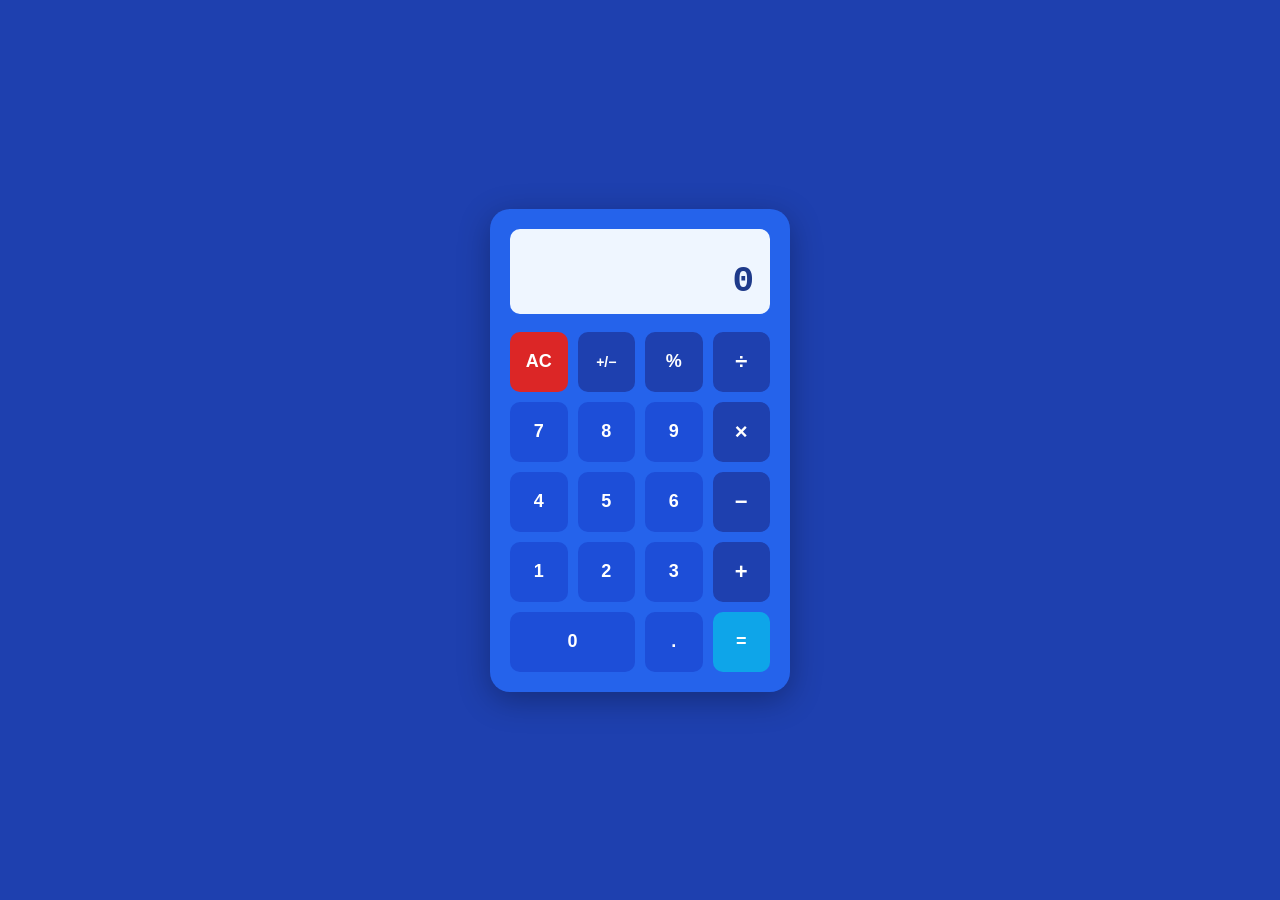
<file: index.html>
<!DOCTYPE html>
<html lang="en">
<head>
  <meta charset="UTF-8" />
  <meta name="viewport" content="width=device-width, initial-scale=1.0" />
  <title>Calculator</title>
  <style>
    * {
      margin: 0;
      padding: 0;
      box-sizing: border-box;
    }

    body {
      font-family: 'Segoe UI', sans-serif;
      background: #1e40af;
      min-height: 100vh;
      display: flex;
      align-items: center;
      justify-content: center;
    }

    .calc {
      background: #2563eb;
      border-radius: 20px;
      padding: 20px;
      width: 300px;
      box-shadow: 0 8px 32px rgba(0, 0, 0, 0.3);
    }

    .display {
      background: #eff6ff;
      border-radius: 10px;
      padding: 12px 16px;
      margin-bottom: 18px;
      min-height: 80px;
      display: flex;
      flex-direction: column;
      justify-content: space-between;
      text-align: right;
    }

    .display-expr {
      font-size: 13px;
      color: #60a5fa;
      min-height: 20px;
      font-family: 'Courier New', monospace;
      word-break: break-all;
    }

    .display-main {
      font-size: 36px;
      font-weight: 600;
      color: #1e3a8a;
      font-family: 'Courier New', monospace;
      word-break: break-all;
    }

    .btn-grid {
      display: grid;
      grid-template-columns: repeat(4, 1fr);
      gap: 10px;
    }

    .key {
      border: none;
      border-radius: 10px;
      height: 60px;
      font-size: 18px;
      font-weight: 600;
      cursor: pointer;
      color: #ffffff;
      font-family: 'Segoe UI', sans-serif;
      transition: transform 0.08s, filter 0.08s;
    }

    .key:hover  { filter: brightness(1.2); }
    .key:active { transform: scale(0.92); }

    .key-num   { background: #1d4ed8; }
    .key-op    { background: #1e40af; font-size: 22px; }
    .key-clear { background: #dc2626; }
    .key-sign  { background: #1e40af; font-size: 14px; }
    .key-pct   { background: #1e40af; }
    .key-dec   { background: #1d4ed8; }
    .key-eq    { background: #0ea5e9; }
    .key-zero  { grid-column: span 2; }
  </style>
</head>
<body>

  <div class="calc">

    <div class="display">
      <div class="display-expr" id="expr"></div>
      <div class="display-main" id="screen">0</div>
    </div>

    <div class="btn-grid">
      <button class="key key-clear" onclick="pressClear()">AC</button>
      <button class="key key-sign"  onclick="pressSign()">+/−</button>
      <button class="key key-pct"   onclick="pressPercent()">%</button>
      <button class="key key-op"    onclick="pressOp('/')">÷</button>

      <button class="key key-num"   onclick="pressNum('7')">7</button>
      <button class="key key-num"   onclick="pressNum('8')">8</button>
      <button class="key key-num"   onclick="pressNum('9')">9</button>
      <button class="key key-op"    onclick="pressOp('*')">×</button>

      <button class="key key-num"   onclick="pressNum('4')">4</button>
      <button class="key key-num"   onclick="pressNum('5')">5</button>
      <button class="key key-num"   onclick="pressNum('6')">6</button>
      <button class="key key-op"    onclick="pressOp('-')">−</button>

      <button class="key key-num"   onclick="pressNum('1')">1</button>
      <button class="key key-num"   onclick="pressNum('2')">2</button>
      <button class="key key-num"   onclick="pressNum('3')">3</button>
      <button class="key key-op"    onclick="pressOp('+')">+</button>

      <button class="key key-num key-zero" onclick="pressNum('0')">0</button>
      <button class="key key-dec"          onclick="pressDot()">.</button>
      <button class="key key-eq"           onclick="pressEquals()">=</button>
    </div>

  </div>

  <script>
    var current  = '0';
    var stored   = null;
    var operator = null;
    var newInput = false;

    var screenEl = document.getElementById('screen');
    var exprEl   = document.getElementById('expr');

    var symbols = { '+': '+', '-': '−', '*': '×', '/': '÷' };

    function updateScreen() {
      if (current === 'Error') {
        screenEl.textContent = 'Error';
        return;
      }
      var val = current;
      if (val.length > 12) {
        val = parseFloat(val).toExponential(4);
      }
      screenEl.textContent = val;
    }

    function pressNum(digit) {
      if (newInput) {
        current  = digit;
        newInput = false;
      } else {
        if (current === '0') {
          current = digit;
        } else {
          if (current.length < 12) {
            current = current + digit;
          }
        }
      }
      updateScreen();
    }

    function pressDot() {
      if (newInput) {
        current  = '0.';
        newInput = false;
        screenEl.textContent = '0.';
        return;
      }
      if (current.indexOf('.') === -1) {
        current = current + '.';
        screenEl.textContent = current;
      }
    }

    function pressOp(op) {
      if (stored !== null && !newInput) {
        current = doCalc();
        updateScreen();
      }
      stored   = current;
      operator = op;
      newInput = true;
      exprEl.textContent = screenEl.textContent + ' ' + symbols[op];
    }

    function pressEquals() {
      if (stored === null || operator === null) return;
      exprEl.textContent = stored + ' ' + symbols[operator] + ' ' + current + ' =';
      current  = doCalc();
      stored   = null;
      operator = null;
      newInput = true;
      updateScreen();
    }

    function doCalc() {
      var a = parseFloat(stored);
      var b = parseFloat(current);
      var result;

      if (operator === '+') result = a + b;
      if (operator === '-') result = a - b;
      if (operator === '*') result = a * b;
      if (operator === '/') {
        if (b === 0) return 'Error';
        result = a / b;
      }

      return parseFloat(result.toFixed(10)).toString();
    }

    function pressClear() {
      current  = '0';
      stored   = null;
      operator = null;
      newInput = false;
      screenEl.textContent = '0';
      exprEl.textContent   = '';
    }

    function pressSign() {
      if (current === 'Error' || current === '0') return;
      if (current.charAt(0) === '-') {
        current = current.slice(1);
      } else {
        current = '-' + current;
      }
      updateScreen();
    }

    function pressPercent() {
      if (current === 'Error') return;
      current = parseFloat((parseFloat(current) / 100).toFixed(10)).toString();
      updateScreen();
    }

    document.addEventListener('keydown', function(e) {
      if (e.key >= '0' && e.key <= '9') { pressNum(e.key); }
      else if (e.key === '.')            { pressDot(); }
      else if (e.key === '+')            { pressOp('+'); }
      else if (e.key === '-')            { pressOp('-'); }
      else if (e.key === '*')            { pressOp('*'); }
      else if (e.key === '/')            { e.preventDefault(); pressOp('/'); }
      else if (e.key === 'Enter' || e.key === '=') { pressEquals(); }
      else if (e.key === 'Escape')       { pressClear(); }
      else if (e.key === 'Backspace') {
        if (current.length > 1) {
          current = current.slice(0, -1);
        } else {
          current = '0';
        }
        updateScreen();
      }
    });
  </script>

</body>
</html>
</file>
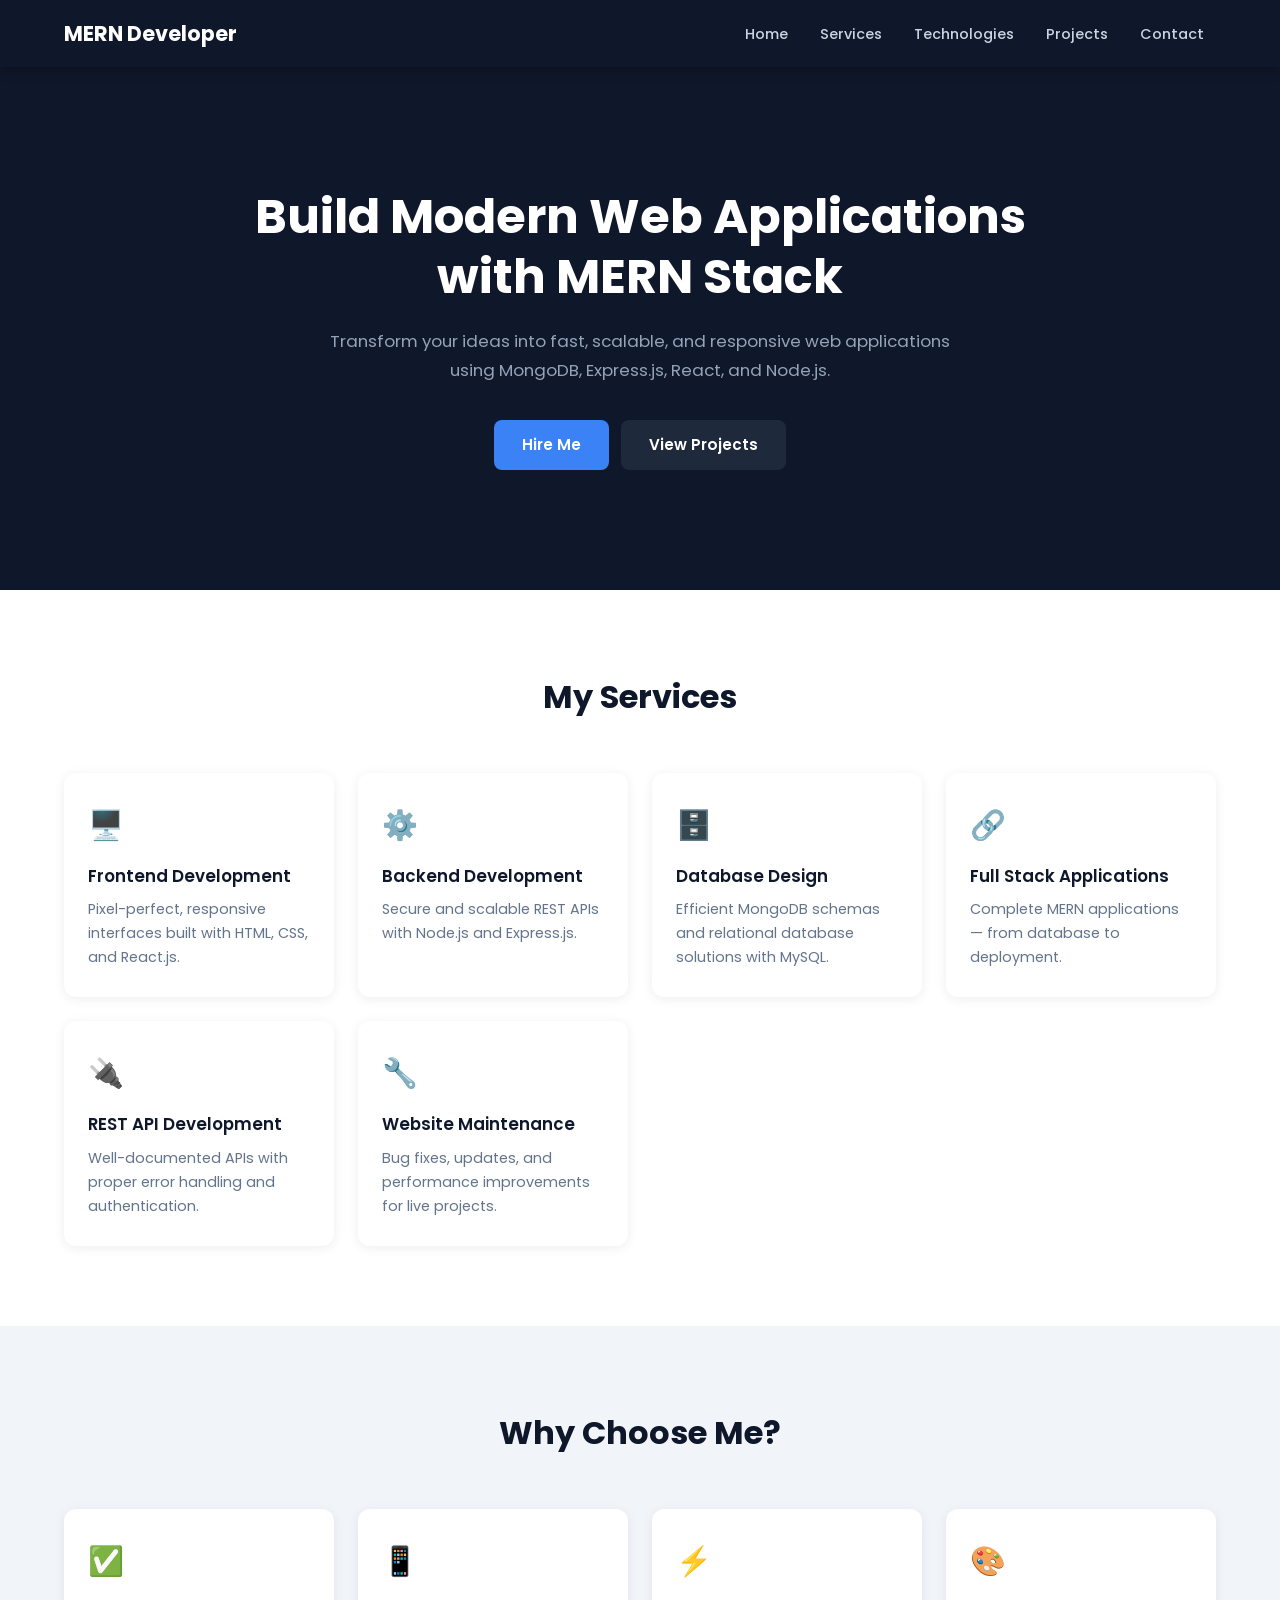
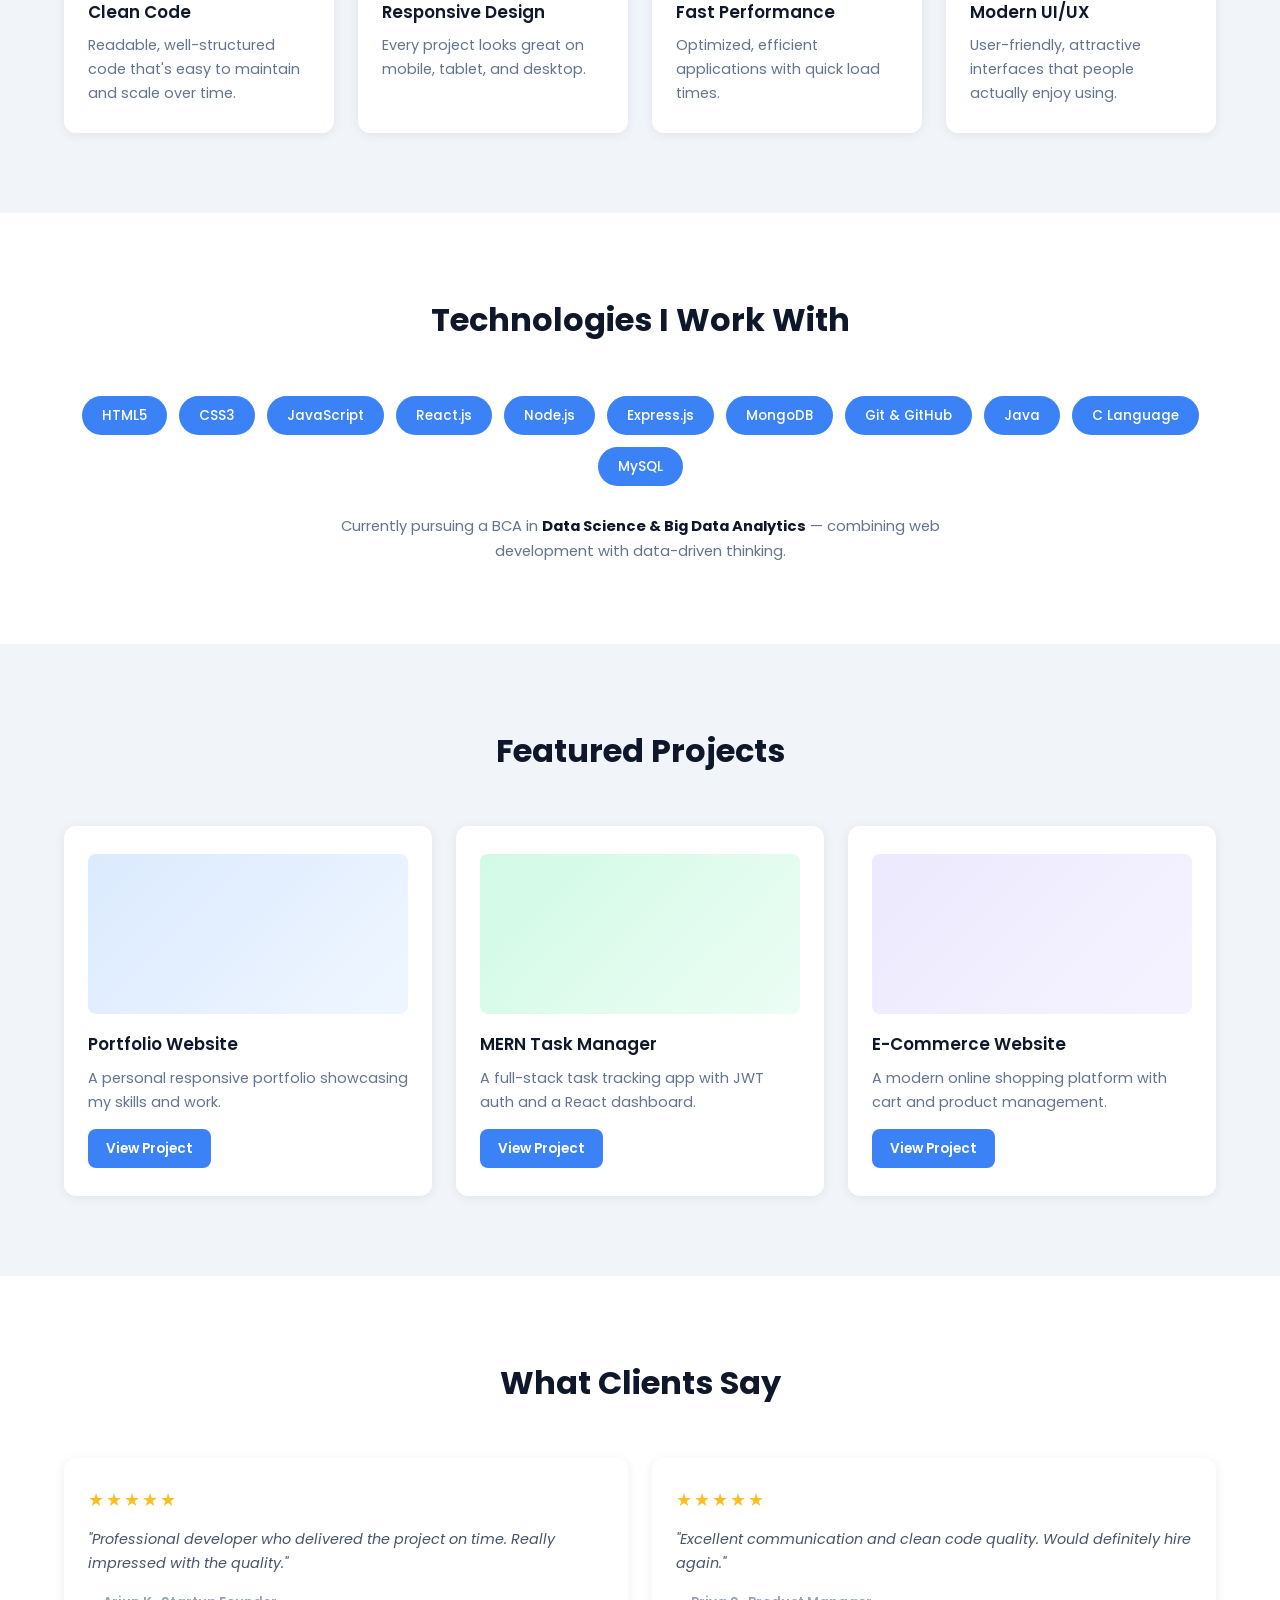
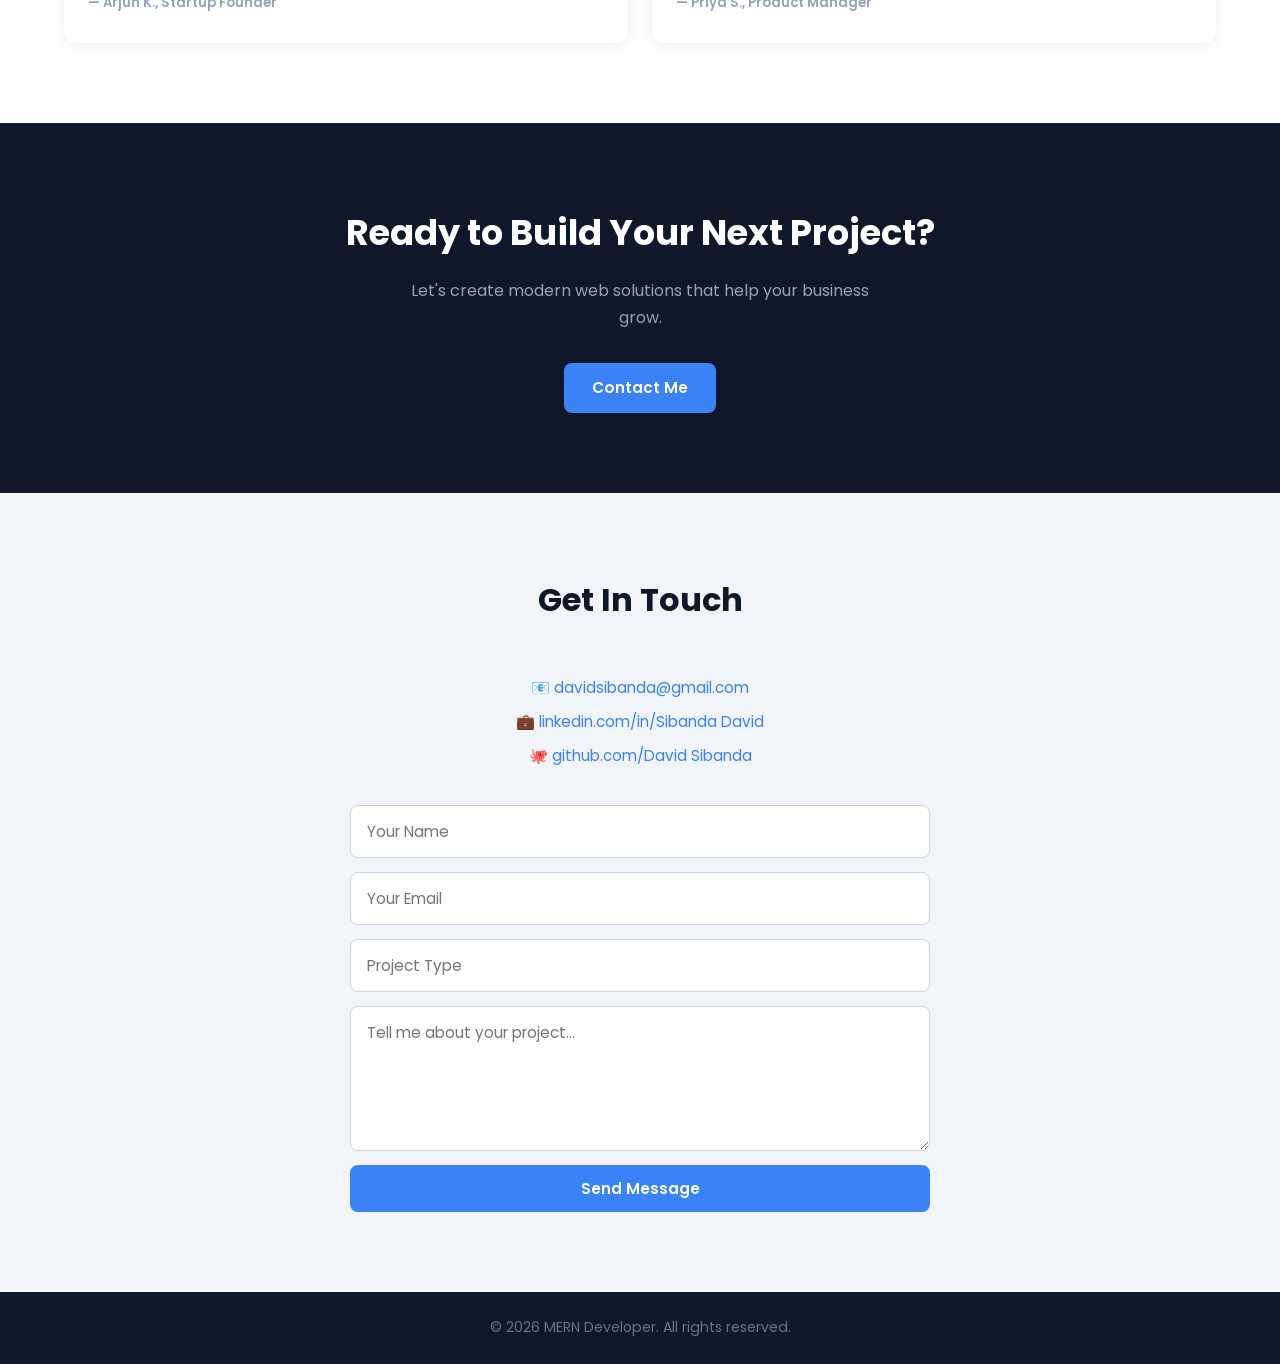
<file: index2.html>
<!DOCTYPE html>
<html lang="en">
<head>
  <meta charset="UTF-8" />
  <meta name="viewport" content="width=device-width, initial-scale=1.0" />
  <title>MERN Stack Developer Services</title>
  <link rel="stylesheet" href="style.css" />
  <link href="https://fonts.googleapis.com/css2?family=Poppins:wght@300;400;500;600;700&display=swap" rel="stylesheet" />
</head>
<body>


  <header>
    <div class="container nav-container">
      <h2 class="logo">MERN Developer</h2>
      <nav>
        <ul>
          <li><a href="#home">Home</a></li>
          <li><a href="#services">Services</a></li>
          <li><a href="#technologies">Technologies</a></li>
          <li><a href="#projects">Projects</a></li>
          <li><a href="#contact">Contact</a></li>
        </ul>
      </nav>
    </div>
  </header>


  <section class="hero" id="home">
    <div class="container">
      <h1>Build Modern Web Applications with MERN Stack</h1>
      <p>Transform your ideas into fast, scalable, and responsive web applications using MongoDB, Express.js, React, and Node.js.</p>
      <div class="hero-buttons">
        <a href="#contact" class="btn">Hire Me</a>
        <a href="#projects" class="btn btn-secondary">View Projects</a>
      </div>
    </div>
  </section>

  <section class="services" id="services">
    <div class="container">
      <h2 class="section-title">My Services</h2>
      <div class="card-grid">

        <div class="card">
          <div class="card-icon">🖥️</div>
          <h3>Frontend Development</h3>
          <p>Pixel-perfect, responsive interfaces built with HTML, CSS, and React.js.</p>
        </div>

        <div class="card">
          <div class="card-icon">⚙️</div>
          <h3>Backend Development</h3>
          <p>Secure and scalable REST APIs with Node.js and Express.js.</p>
        </div>

        <div class="card">
          <div class="card-icon">🗄️</div>
          <h3>Database Design</h3>
          <p>Efficient MongoDB schemas and relational database solutions with MySQL.</p>
        </div>

        <div class="card">
          <div class="card-icon">🔗</div>
          <h3>Full Stack Applications</h3>
          <p>Complete MERN applications — from database to deployment.</p>
        </div>

        <div class="card">
          <div class="card-icon">🔌</div>
          <h3>REST API Development</h3>
          <p>Well-documented APIs with proper error handling and authentication.</p>
        </div>

        <div class="card">
          <div class="card-icon">🔧</div>
          <h3>Website Maintenance</h3>
          <p>Bug fixes, updates, and performance improvements for live projects.</p>
        </div>

      </div>
    </div>
  </section>


  <section class="why-me">
    <div class="container">
      <h2 class="section-title">Why Choose Me?</h2>
      <div class="card-grid">

        <div class="card">
          <div class="card-icon">✅</div>
          <h3>Clean Code</h3>
          <p>Readable, well-structured code that's easy to maintain and scale over time.</p>
        </div>

        <div class="card">
          <div class="card-icon">📱</div>
          <h3>Responsive Design</h3>
          <p>Every project looks great on mobile, tablet, and desktop.</p>
        </div>

        <div class="card">
          <div class="card-icon">⚡</div>
          <h3>Fast Performance</h3>
          <p>Optimized, efficient applications with quick load times.</p>
        </div>

        <div class="card">
          <div class="card-icon">🎨</div>
          <h3>Modern UI/UX</h3>
          <p>User-friendly, attractive interfaces that people actually enjoy using.</p>
        </div>

      </div>
    </div>
  </section>


  <section class="technologies" id="technologies">
    <div class="container">
      <h2 class="section-title">Technologies I Work With</h2>
      <div class="tech-grid">
        <span>HTML5</span>
        <span>CSS3</span>
        <span>JavaScript</span>
        <span>React.js</span>
        <span>Node.js</span>
        <span>Express.js</span>
        <span>MongoDB</span>
        <span>Git &amp; GitHub</span>
        <span>Java</span>
        <span>C Language</span>
        <span>MySQL</span>
      </div>
      <p class="tech-note">
        Currently pursuing a BCA in <strong>Data Science &amp; Big Data Analytics</strong> —
        combining web development with data-driven thinking.
      </p>
    </div>
  </section>

  <section class="projects" id="projects">
    <div class="container">
      <h2 class="section-title">Featured Projects</h2>
      <div class="card-grid">

        <div class="card">
          <div class="project-thumb thumb-1"></div>
          <h3>Portfolio Website</h3>
          <p>A personal responsive portfolio showcasing my skills and work.</p>
          <a href="#" class="btn btn-small">View Project</a>
        </div>

        <div class="card">
          <div class="project-thumb thumb-2"></div>
          <h3>MERN Task Manager</h3>
          <p>A full-stack task tracking app with JWT auth and a React dashboard.</p>
          <a href="#" class="btn btn-small">View Project</a>
        </div>

        <div class="card">
          <div class="project-thumb thumb-3"></div>
          <h3>E-Commerce Website</h3>
          <p>A modern online shopping platform with cart and product management.</p>
          <a href="#" class="btn btn-small">View Project</a>
        </div>

      </div>
    </div>
  </section>


  <section class="testimonials">
    <div class="container">
      <h2 class="section-title">What Clients Say</h2>
      <div class="card-grid">

        <div class="card testimonial">
          <div class="stars">★★★★★</div>
          <p>"Professional developer who delivered the project on time. Really impressed with the quality."</p>
          <span class="client-name">— Arjun K., Startup Founder</span>
        </div>

        <div class="card testimonial">
          <div class="stars">★★★★★</div>
          <p>"Excellent communication and clean code quality. Would definitely hire again."</p>
          <span class="client-name">— Priya S., Product Manager</span>
        </div>

      </div>
    </div>
  </section>


  <section class="cta">
    <div class="container">
      <h2>Ready to Build Your Next Project?</h2>
      <p>Let's create modern web solutions that help your business grow.</p>
      <a href="#contact" class="btn">Contact Me</a>
    </div>
  </section>

  <section class="contact" id="contact">
    <div class="container">
      <h2 class="section-title">Get In Touch</h2>

      <div class="contact-info">
        <p>📧 <a href="mailto:yourname@email.com">davidsibanda@gmail.com</a></p>
        <p>💼 <a href="https://linkedin.com/in/yourname" target="_blank">linkedin.com/in/Sibanda David</a></p>
        <p>🐙 <a href="https://github.com/yourname" target="_blank">github.com/David Sibanda</a></p>
      </div>

      <form class="contact-form" action="#" method="POST">
        <input type="text"   name="name"        placeholder="Your Name"    required />
        <input type="email"  name="email"        placeholder="Your Email"   required />
        <input type="text"   name="project-type" placeholder="Project Type" />
        <textarea            name="message"      placeholder="Tell me about your project..." rows="5" required></textarea>
        <button type="submit" class="btn">Send Message</button>
      </form>

    </div>
  </section>

  <footer>
    <div class="container">
      <p>© 2026 MERN Developer. All rights reserved.</p>
    </div>
  </footer>

</body>
</html>
</file>
<file: style.css>
*,
*::before,
*::after {
  margin: 0;
  padding: 0;
  box-sizing: border-box;
}

html {
  scroll-behavior: smooth;
}

body {
  font-family: 'Poppins', sans-serif;
  background: #F1F5F9;
  color: #334155;
  line-height: 1.7;
}

.container {
  width: 90%;
  max-width: 1200px;
  margin: 0 auto;
}

section {
  padding: 80px 0;
}

.section-title {
  text-align: center;
  font-size: 2rem;
  font-weight: 700;
  color: #0F172A;
  margin-bottom: 48px;
}


header {
  background: #0F172A;
  position: sticky;
  top: 0;
  z-index: 1000;
  padding: 16px 0;
  box-shadow: 0 2px 12px rgba(0,0,0,0.3);
}

.nav-container {
  display: flex;
  justify-content: space-between;
  align-items: center;
}

.logo {
  color: #ffffff;
  font-size: 1.3rem;
  font-weight: 700;
}

nav ul {
  display: flex;
  list-style: none;
  gap: 8px;
}

nav a {
  text-decoration: none;
  color: #CBD5E1;
  font-size: 0.9rem;
  font-weight: 500;
  padding: 6px 12px;
  border-radius: 6px;
  transition: color 0.2s, background 0.2s;
}

nav a:hover {
  color: #ffffff;
  background: rgba(59,130,246,0.15);
}


.hero {
  background: #0F172A;
  color: #ffffff;
  text-align: center;
  padding: 120px 20px;
}

.hero h1 {
  font-size: clamp(1.8rem, 4vw, 3rem);
  font-weight: 700;
  line-height: 1.25;
  margin-bottom: 20px;
  max-width: 800px;
  margin-inline: auto;
}

.hero p {
  color: #94A3B8;
  font-size: 1.05rem;
  max-width: 620px;
  margin: 0 auto 36px;
}

.hero-buttons {
  display: flex;
  gap: 12px;
  justify-content: center;
  flex-wrap: wrap;
}


.btn {
  display: inline-block;
  padding: 12px 28px;
  background: #3B82F6;
  color: #ffffff;
  text-decoration: none;
  border: none;
  border-radius: 8px;
  font-size: 0.95rem;
  font-weight: 600;
  font-family: inherit;
  cursor: pointer;
  transition: background 0.2s, transform 0.15s;
}

.btn:hover {
  background: #2563EB;
  transform: translateY(-2px);
}

.btn-secondary {
  background: #1E293B;
}

.btn-secondary:hover {
  background: #334155;
}

.btn-small {
  padding: 8px 18px;
  font-size: 0.85rem;
  margin-top: 14px;
}


.card-grid {
  display: grid;
  grid-template-columns: repeat(auto-fit, minmax(260px, 1fr));
  gap: 24px;
}

.card {
  background: #ffffff;
  padding: 28px 24px;
  border-radius: 12px;
  box-shadow: 0 2px 12px rgba(0,0,0,0.07);
  transition: transform 0.25s, box-shadow 0.25s;
}

.card:hover {
  transform: translateY(-5px);
  box-shadow: 0 8px 28px rgba(0,0,0,0.12);
}

.card-icon {
  font-size: 1.8rem;
  margin-bottom: 12px;
}

.card h3 {
  font-size: 1.05rem;
  font-weight: 600;
  color: #0F172A;
  margin-bottom: 8px;
}

.card p {
  font-size: 0.9rem;
  color: #64748B;
  line-height: 1.65;
}


.services     { background: #ffffff; }
.why-me       { background: #F1F5F9; }
.technologies { background: #ffffff; }
.projects     { background: #F1F5F9; }
.testimonials { background: #ffffff; }


.project-thumb {
  height: 160px;
  border-radius: 8px;
  margin-bottom: 16px;
}

.thumb-1 { background: linear-gradient(135deg, #DBEAFE, #EFF6FF); }
.thumb-2 { background: linear-gradient(135deg, #D1FAE5, #ECFDF5); }
.thumb-3 { background: linear-gradient(135deg, #EDE9FE, #F5F3FF); }


.testimonial .stars {
  font-size: 1.1rem;
  color: #FBBF24;
  margin-bottom: 12px;
  letter-spacing: 2px;
}

.testimonial p {
  font-style: italic;
  color: #475569;
  margin-bottom: 12px;
}

.client-name {
  font-size: 0.82rem;
  font-weight: 600;
  color: #94A3B8;
}


.tech-grid {
  display: flex;
  flex-wrap: wrap;
  gap: 12px;
  justify-content: center;
  margin-bottom: 28px;
}

.tech-grid span {
  background: #3B82F6;
  color: #ffffff;
  padding: 8px 20px;
  border-radius: 100px;
  font-size: 0.85rem;
  font-weight: 500;
  transition: background 0.2s, transform 0.15s;
}

.tech-grid span:hover {
  background: #2563EB;
  transform: translateY(-2px);
}

.tech-note {
  text-align: center;
  max-width: 680px;
  margin: 0 auto;
  color: #64748B;
  font-size: 0.92rem;
}

.tech-note strong {
  color: #0F172A;
}


.cta {
  background: #0F172A;
  color: #ffffff;
  text-align: center;
  padding: 80px 20px;
}

.cta h2 {
  font-size: clamp(1.5rem, 3vw, 2.2rem);
  font-weight: 700;
  margin-bottom: 14px;
}

.cta p {
  color: #94A3B8;
  font-size: 1rem;
  max-width: 480px;
  margin: 0 auto 32px;
}


.contact {
  background: #F1F5F9;
}

.contact-info {
  text-align: center;
  margin-bottom: 36px;
  display: flex;
  flex-direction: column;
  gap: 8px;
}

.contact-info p {
  font-size: 0.95rem;
  color: #475569;
}

.contact-info a {
  color: #3B82F6;
  text-decoration: none;
}

.contact-info a:hover {
  text-decoration: underline;
}

.contact-form {
  display: flex;
  flex-direction: column;
  gap: 14px;
  max-width: 580px;
  margin: 0 auto;
}

.contact-form input,
.contact-form textarea {
  padding: 14px 16px;
  border: 1px solid #CBD5E1;
  border-radius: 8px;
  font-size: 0.95rem;
  font-family: inherit;
  background: #ffffff;
  color: #334155;
  outline: none;
  transition: border-color 0.2s;
}

.contact-form input:focus,
.contact-form textarea:focus {
  border-color: #3B82F6;
  box-shadow: 0 0 0 3px rgba(59,130,246,0.12);
}

.contact-form textarea {
  resize: vertical;
}


footer {
  background: #0F172A;
  color: #64748B;
  text-align: center;
  padding: 24px 0;
  font-size: 0.88rem;
}


@media (max-width: 768px) {

  .nav-container {
    flex-direction: column;
    gap: 12px;
  }

  nav ul {
    flex-wrap: wrap;
    justify-content: center;
  }

  .hero {
    padding: 80px 20px;
  }

  .hero-buttons {
    flex-direction: column;
    align-items: center;
  }

  .hero-buttons .btn {
    width: 100%;
    max-width: 260px;
    text-align: center;
  }

  section {
    padding: 60px 0;
  }

  .section-title {
    font-size: 1.6rem;
  }

}
</file>
